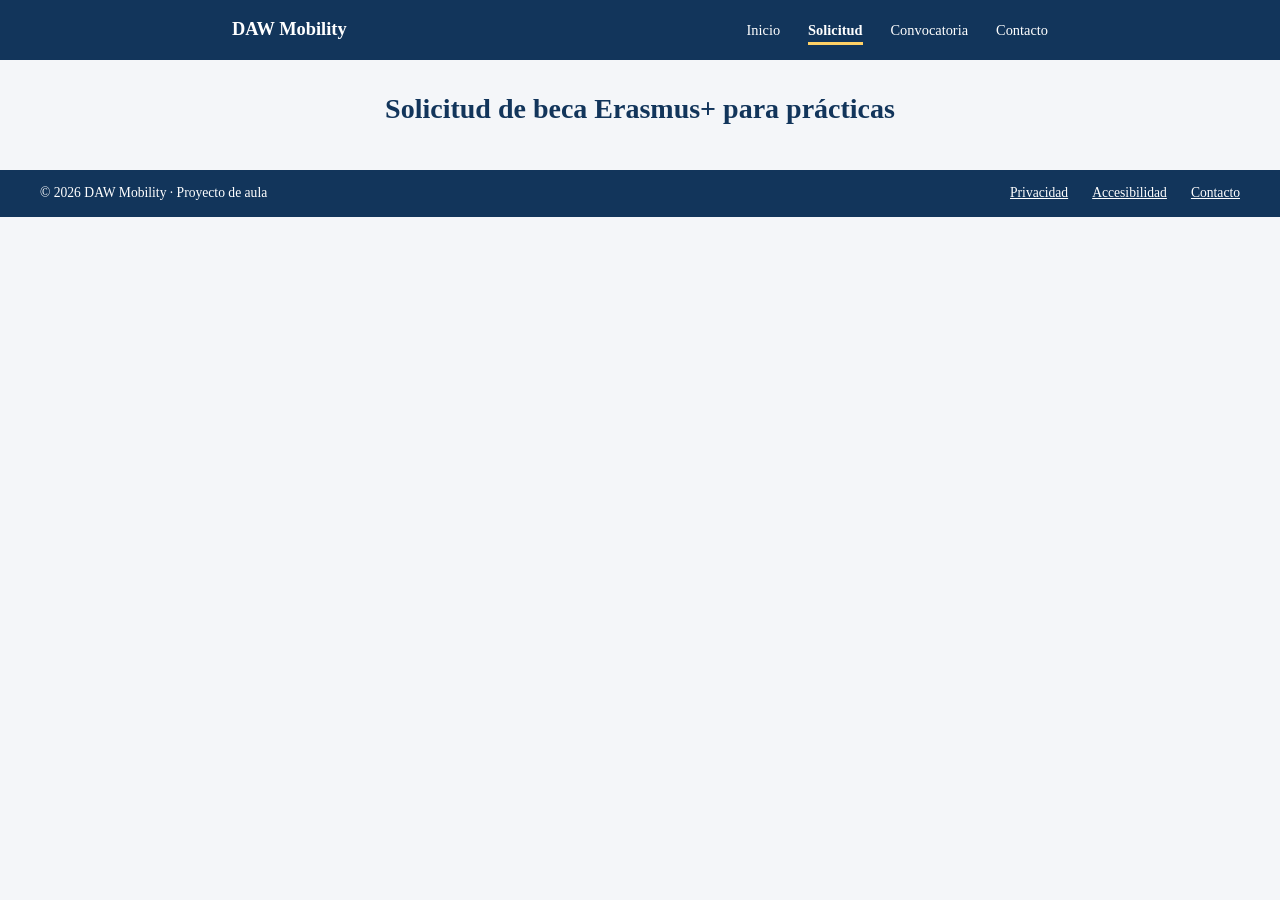
<file: index.html>
<!DOCTYPE html>
<html lang="es">
<head>
  <meta charset="utf-8">
  <meta name="viewport" content="width=device-width, initial-scale=1">
  <title>Solicitud de beca Erasmus+ · DAW Mobility </title>
  <link rel="stylesheet" href="estilos.css">
</head>
<body>
  <header class="cabecera">
    <p class="cabecera__marca">DAW Mobility</p>
    <nav class="menu" aria-label="Principal">
      <ul class="menu__lista">
        <li><a class="menu__enlace" href="#">Inicio</a></li>
        <li><a class="menu__enlace" href="#" aria-current="page">Solicitud</a></li>
        <li><a class="menu__enlace" href="#">Convocatoria</a></li>
        <li><a class="menu__enlace" href="#">Contacto</a></li>
      </ul>
    </nav>
  </header>

  <main class="principal" id="contenido">
    <h1>Solicitud de beca Erasmus+ para prácticas</h1>

  </main>

  <footer class="pie">
    <p class="textopie__">© 2026 DAW Mobility · Proyecto de aula</p>
    <nav aria-label="Legal">
      <ul class="pie__lista">
        <li><a class="pie__enlace" href="#">Privacidad</a></li>
        <li><a class="pie__enlace" href="#">Accesibilidad</a></li>
        <li><a class="pie__enlace" href="#">Contacto</a></li>
      </ul>
    </nav>
  </footer>

</body>
</html>
</file>
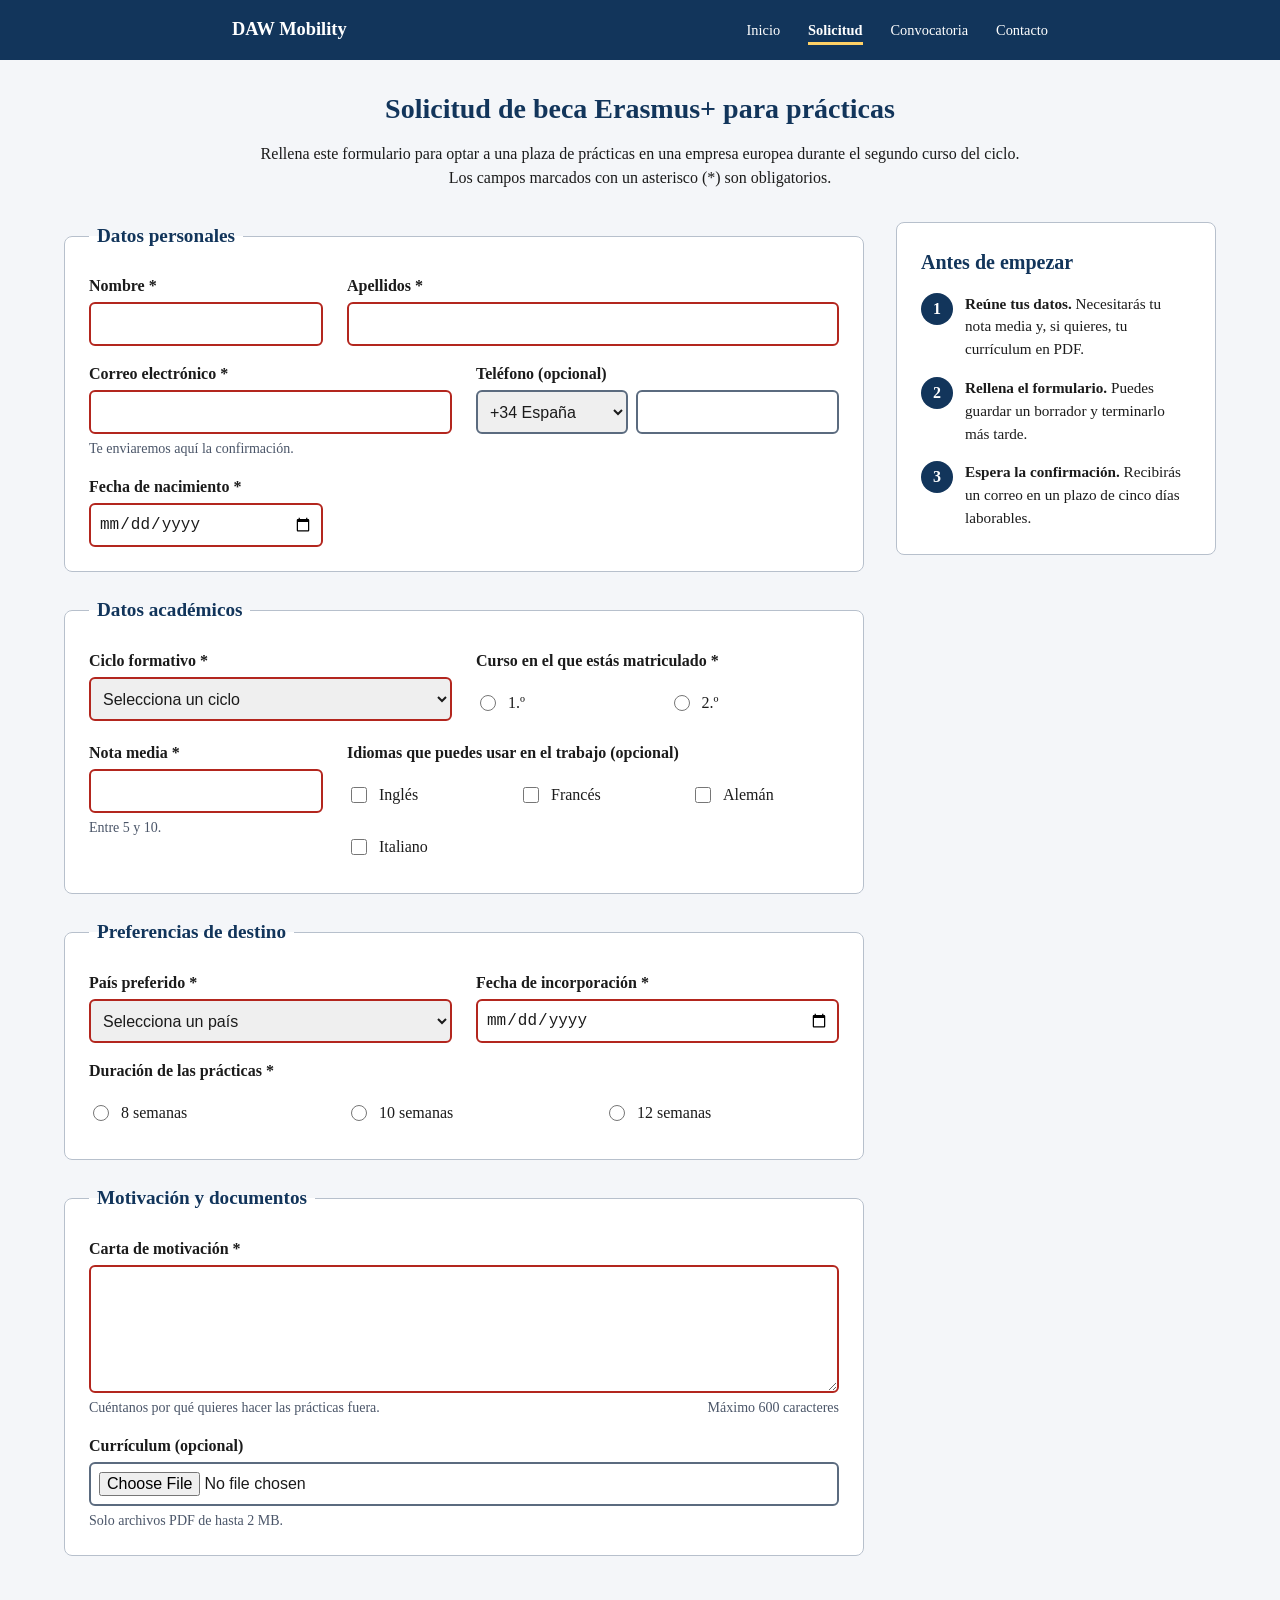
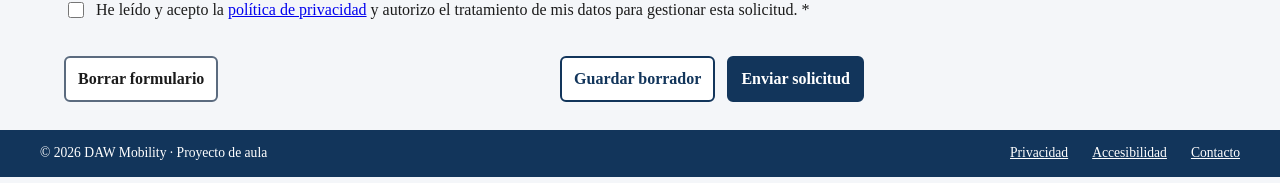
<file: indexParteB.html>
<!DOCTYPE html>
<html lang="es">
<head>
  <meta charset="utf-8">
  <meta name="viewport" content="width=device-width, initial-scale=1">
  <title>Solicitud de beca Erasmus+ · DAW Mobility</title>
  <link rel="stylesheet" href="estilos.css">
</head>
<body>

  <a class="salto" href="#contenido">Saltar al contenido</a>

  <header class="cabecera">
    <p class="cabecera__marca">DAW Mobility</p>
    <nav class="menu" aria-label="Principal">
      <ul class="menu__lista">
        <li><a class="menu__enlace" href="#">Inicio</a></li>
        <li><a class="menu__enlace" href="#" aria-current="page">Solicitud</a></li>
        <li><a class="menu__enlace" href="#">Convocatoria</a></li>
        <li><a class="menu__enlace" href="#">Contacto</a></li>
      </ul>
    </nav>
  </header>

  <main class="principal" id="contenido">
    <h1>Solicitud de beca Erasmus+ para prácticas</h1>
    <p>Rellena este formulario para optar a una plaza de prácticas en una empresa europea durante el segundo curso del ciclo. Los campos marcados con un asterisco (*) son obligatorios.</p>

    <div class="contenido">

      <form class="formulario" action="#" method="post">

        <fieldset class="grupo grupo--personales">
          <legend class="grupo__titulo">Datos personales</legend>
          <div class="grupo__campos">

            <div class="campo campo--nombre">
              <label class="campo__etiqueta" for="nombre">Nombre <span aria-hidden="true">*</span></label>
              <input class="campo__control" type="text" id="nombre" name="nombre" autocomplete="given-name" required>
            </div>

            <div class="campo campo--apellidos">
              <label class="campo__etiqueta" for="apellidos">Apellidos <span aria-hidden="true">*</span></label>
              <input class="campo__control" type="text" id="apellidos" name="apellidos" autocomplete="family-name" required>
            </div>

            <div class="campo campo--correo">
              <label class="campo__etiqueta" for="correo">Correo electrónico <span aria-hidden="true">*</span></label>
              <input class="campo__control" type="email" id="correo" name="correo" autocomplete="email" aria-describedby="correo-ayuda" required>
              <p class="campo__ayuda" id="correo-ayuda">Te enviaremos aquí la confirmación.</p>
            </div>

            <div class="campo campo--telefono">
              <label class="campo__etiqueta" for="telefono">Teléfono (opcional)</label>
              <div class="telefono">
                <select class="campo__control telefono__prefijo" name="prefijo" aria-label="Prefijo internacional">
                  <option value="+34">+34 España</option>
                  <option value="+351">+351 Portugal</option>
                  <option value="+33">+33 Francia</option>
                  <option value="+49">+49 Alemania</option>
                </select>
                <input class="campo__control telefono__numero" type="tel" id="telefono" name="telefono" autocomplete="tel" inputmode="tel">
              </div>
            </div>

            <div class="campo campo--nacimiento">
              <label class="campo__etiqueta" for="nacimiento">Fecha de nacimiento <span aria-hidden="true">*</span></label>
              <input class="campo__control" type="date" id="nacimiento" name="nacimiento" autocomplete="bday" required>
            </div>

          </div>
        </fieldset>

        <fieldset class="grupo grupo--academicos">
          <legend class="grupo__titulo">Datos académicos</legend>
          <div class="grupo__campos">

            <div class="campo campo--ciclo">
              <label class="campo__etiqueta" for="ciclo">Ciclo formativo <span aria-hidden="true">*</span></label>
              <select class="campo__control" id="ciclo" name="ciclo" required>
                <option value="">Selecciona un ciclo</option>
                <option value="daw">Desarrollo de Aplicaciones Web</option>
                <option value="dam">Desarrollo de Aplicaciones Multiplataforma</option>
                <option value="asir">Administración de Sistemas Informáticos en Red</option>
              </select>
            </div>

            <fieldset class="opciones campo--curso">
              <legend class="opciones__pregunta">Curso en el que estás matriculado <span aria-hidden="true">*</span></legend>
              <div class="opciones__lista">
                <div class="opcion">
                  <input class="opcion__marca" type="radio" id="curso-1" name="curso" value="1" required>
                  <label for="curso-1">1.º</label>
                </div>
                <div class="opcion">
                  <input class="opcion__marca" type="radio" id="curso-2" name="curso" value="2">
                  <label for="curso-2">2.º</label>
                </div>
              </div>
            </fieldset>

            <div class="campo campo--nota">
              <label class="campo__etiqueta" for="nota">Nota media <span aria-hidden="true">*</span></label>
              <input class="campo__control" type="number" id="nota" name="nota" min="5" max="10" step="0.01" inputmode="decimal" aria-describedby="nota-ayuda" required>
              <p class="campo__ayuda" id="nota-ayuda">Entre 5 y 10.</p>
            </div>

            <fieldset class="opciones campo--idiomas">
              <legend class="opciones__pregunta">Idiomas que puedes usar en el trabajo (opcional)</legend>
              <div class="opciones__lista">
                <div class="opcion">
                  <input class="opcion__marca" type="checkbox" id="idioma-en" name="idiomas" value="en">
                  <label for="idioma-en">Inglés</label>
                </div>
                <div class="opcion">
                  <input class="opcion__marca" type="checkbox" id="idioma-fr" name="idiomas" value="fr">
                  <label for="idioma-fr">Francés</label>
                </div>
                <div class="opcion">
                  <input class="opcion__marca" type="checkbox" id="idioma-de" name="idiomas" value="de">
                  <label for="idioma-de">Alemán</label>
                </div>
                <div class="opcion">
                  <input class="opcion__marca" type="checkbox" id="idioma-it" name="idiomas" value="it">
                  <label for="idioma-it">Italiano</label>
                </div>
              </div>
            </fieldset>

          </div>
        </fieldset>

        <fieldset class="grupo grupo--destino">
          <legend class="grupo__titulo">Preferencias de destino</legend>
          <div class="grupo__campos">

            <div class="campo campo--pais">
              <label class="campo__etiqueta" for="pais">País preferido <span aria-hidden="true">*</span></label>
              <select class="campo__control" id="pais" name="pais" required>
                <option value="">Selecciona un país</option>
                <option value="irlanda">Irlanda</option>
                <option value="alemania">Alemania</option>
                <option value="italia">Italia</option>
                <option value="portugal">Portugal</option>
                <option value="paises-bajos">Países Bajos</option>
              </select>
            </div>

            <div class="campo campo--incorporacion">
              <label class="campo__etiqueta" for="incorporacion">Fecha de incorporación <span aria-hidden="true">*</span></label>
              <input class="campo__control" type="date" id="incorporacion" name="incorporacion" required>
            </div>

            <fieldset class="opciones campo--duracion">
              <legend class="opciones__pregunta">Duración de las prácticas <span aria-hidden="true">*</span></legend>
              <div class="opciones__lista">
                <div class="opcion">
                  <input class="opcion__marca" type="radio" id="duracion-8" name="duracion" value="8" required>
                  <label for="duracion-8">8 semanas</label>
                </div>
                <div class="opcion">
                  <input class="opcion__marca" type="radio" id="duracion-10" name="duracion" value="10">
                  <label for="duracion-10">10 semanas</label>
                </div>
                <div class="opcion">
                  <input class="opcion__marca" type="radio" id="duracion-12" name="duracion" value="12">
                  <label for="duracion-12">12 semanas</label>
                </div>
              </div>
            </fieldset>

          </div>
        </fieldset>

        <fieldset class="grupo grupo--motivacion">
          <legend class="grupo__titulo">Motivación y documentos</legend>
          <div class="grupo__campos">

            <div class="campo campo--carta">
              <label class="campo__etiqueta" for="carta">Carta de motivación <span aria-hidden="true">*</span></label>
              <textarea class="campo__control" id="carta" name="carta" rows="6" maxlength="600" aria-describedby="carta-ayuda carta-limite" required></textarea>
              <div class="campo__pie">
                <p class="campo__ayuda" id="carta-ayuda">Cuéntanos por qué quieres hacer las prácticas fuera.</p>
                <p class="campo__ayuda" id="carta-limite">Máximo 600 caracteres</p>
              </div>
            </div>

            <div class="campo campo--curriculum">
              <label class="campo__etiqueta" for="curriculum">Currículum (opcional)</label>
              <input class="campo__control" type="file" id="curriculum" name="curriculum" accept=".pdf,application/pdf" aria-describedby="curriculum-ayuda">
              <p class="campo__ayuda" id="curriculum-ayuda">Solo archivos PDF de hasta 2 MB.</p>
            </div>

          </div>
        </fieldset>

        <div class="opcion opcion--larga">
          <input class="opcion__marca" type="checkbox" id="privacidad" name="privacidad" required>
          <label for="privacidad">He leído y acepto la <a href="#">política de privacidad</a> y autorizo el tratamiento de mis datos para gestionar esta solicitud. <span aria-hidden="true">*</span></label>
        </div>

        <div class="botonera">
          <button class="boton boton--borrar" type="reset">Borrar formulario</button>
          <button class="boton boton--secundario" type="button">Guardar borrador</button>
          <button class="boton boton--principal" type="submit">Enviar solicitud</button>
        </div>

      </form>

      <aside class="ayuda" aria-labelledby="ayuda-titulo">
        <h2 class="ayuda__titulo" id="ayuda-titulo">Antes de empezar</h2>
        <ol class="ayuda__lista">
          <li class="ayuda__paso">
            <span class="ayuda__numero" aria-hidden="true">1</span>
            <p class="ayuda__texto"><strong>Reúne tus datos.</strong> Necesitarás tu nota media y, si quieres, tu currículum en PDF.</p>
          </li>
          <li class="ayuda__paso">
            <span class="ayuda__numero" aria-hidden="true">2</span>
            <p class="ayuda__texto"><strong>Rellena el formulario.</strong> Puedes guardar un borrador y terminarlo más tarde.</p>
          </li>
          <li class="ayuda__paso">
            <span class="ayuda__numero" aria-hidden="true">3</span>
            <p class="ayuda__texto"><strong>Espera la confirmación.</strong> Recibirás un correo en un plazo de cinco días laborables.</p>
          </li>
        </ol>
      </aside>

    </div>
  </main>

  <footer class="pie">
    <p class="pie__texto">© 2026 DAW Mobility · Proyecto de aula</p>
    <nav aria-label="Legal">
      <ul class="pie__lista">
        <li><a class="pie__enlace" href="#">Privacidad</a></li>
        <li><a class="pie__enlace" href="#">Accesibilidad</a></li>
        <li><a class="pie__enlace" href="#">Contacto</a></li>
      </ul>
    </nav>
  </footer>

</body>
</html>
</file>
<file: estilos.css>
*{
  box-sizing: border-box;
  margin: 0;
  padding: 0;
}

body {
  background-color: #f4f6f9; 
  color: #1b1b1b;
  font-size: 1rem;
  line-height: 1.5;
  min-height: 100%;
  display: flex;
  flex-direction: column;
}

/* Accesibilidad */

.salto {
  position: absolute;
  left: -9999px;
  top: -9999px;
}

.salto:focus {
  top: 0;
  left: 1rem;
  background-color: #12355b; 
  color: #ffffff;
  padding: 0.5rem 1rem;
  z-index: 100;
  text-decoration: none;
}

/* Cabecera */
.cabecera {
  background-color: #12355b; 
  color: #ffffff;
  display: flex;
  justify-content: space-around;
  align-items: center;
  padding: 1rem 2.5rem;
  flex-wrap: wrap;
  gap: 1rem;
}

.cabecera__marca {
  font-weight: bold;
  font-size: 1.15rem;
}

.menu__lista {
  display: flex;
  list-style: none;
  gap: 1.75rem;
  align-items: center;
  flex-wrap: wrap;
}

.menu__enlace {
  color: #ffffff;
  text-decoration: none;
  font-size: 0.9rem;
  padding-bottom: 0.25rem;
}

.menu__enlace:hover {
  text-decoration: underline;
}

.menu__enlace[aria-current="page"] {
  font-weight: bold;
  border-bottom: 3px solid #ffd166; 
}

/* Contenedor Principal*/

.principal {
  flex: 1;
  padding: 1.75rem 1.5rem;
  max-width: 75rem;
  margin: 0 auto;
  width: 100%;
}

.principal h1 {
    text-align: center;
    color: #12355b;
    font-size: 1.75rem;
    margin-bottom: 0.75rem;
}

.principal > p {
  text-align: center;
  max-width: 48rem;
  margin: 0 auto 2rem auto;
}

.contenido {
  display: grid;
  gap: 1.5rem;
}

.formulario {
  display: flex;
  flex-direction: column;
  gap: 1.5rem; 
}

/* Tarjetas Y Bloques de campos */
.grupo {
  background-color: #ffffff; 
  border: 1px solid #b7c0cc; 
  border-radius: 0.5rem;
  padding: 1.5rem;
}

.grupo__titulo {
  color: #12355b; 
  font-weight: bold;
  font-size: 1.2rem; 
  padding: 0 0.5rem;
}

.grupo__campos {
  display: grid;
  grid-template-columns: 1fr; 
  gap: 1rem; 
}

/*Campos e inputs*/

.campo {
  display: flex;
  flex-direction: column;
  gap: 0.25rem; 
}

.campo__etiqueta{
  font-weight: bold;
}

.campo__control {
  width: 100%;
  min-height: 44px; 
  font-size: 1rem;
  color: #1b1b1b; 
  border: 2px solid #5b6b7f; 
  border-radius: 0.375rem;
  padding: 0.5rem;
}

.campo__control:focus {
  outline: 3px solid #0a5bd3; 
  border-color: #0a5bd3; 
}

.campo__control:invalid:not(:placeholder-shown) {
  border-color: #b3261e; 
}

.campo__ayuda {
  font-size: 0.875rem; 
  color: #4a5568; 
}

.campo__pie {
  display: flex;
  flex-direction: column;
  gap: 0.25rem;
}

/*Telefono*/

.telefono {
  display: grid;
  grid-template-columns: minmax(6rem, 9.5rem) 1fr; 
  gap: 0.5rem; 
}

/*Casillas*/

.opciones {
  border: none;
}

.opciones__pregunta {
  font-weight: bold;
  margin-bottom: 0.5rem;
}

.opciones__lista {
  display: grid;
  grid-template-columns: repeat(auto-fit, minmax(min(100%, 8rem), 1fr)); 
  gap: 0.5rem 1.5rem; 
}

.opcion{
  display:grid;
  grid-template-columns: 1.5rem 1fr;
  gap: 0.5rem;
  align-items: center;
  min-height: 44px;
}

.opcion__marca{
  width: 1.5rem ;
  height: 1rem;
  accent-color:#12355b ;
}

.opcion--larga{
  align-items: center;
  margin-top: 0.5rem;
}

/*Botones*/

.botonera{
  display: flex;
  flex-direction: column;
  gap: 0.75rem ;
}

.boton {
  min-height: 44px; 
  padding: 0.75rem;
  font-family: inherit;
  font-weight: bold; 
  font-size: 1rem;
  border-radius: 0.375rem; 
  cursor: pointer;
}

.boton--principal {
  background-color: #12355b; 
  color: #ffffff; 
  border: 2px solid #12355b;
}

.boton--secundario {
  background-color: #ffffff; 
  color: #12355b;
  border: 2px solid #12355b; 
}

.boton--borrar {
  background-color: #ffffff; 
  color: #1b1b1b;
  border: 2px solid #5b6b7f; 
}

/*Cuadro*/

.ayuda {
  background-color: #ffffff; 
  border: 1px solid #b7c0cc; 
  border-radius: 0.5rem;
  padding: 1.5rem;
}

.ayuda__titulo {
  color: #12355b; 
  font-size: 1.25rem;
  margin-bottom: 1rem;
}

.ayuda__lista {
  list-style: none;
  display: flex;
  flex-direction: column;
  gap: 1rem;
}

.ayuda__paso {
  display: grid;
  grid-template-columns: 2rem 1fr;
  gap: 0.75rem;
  align-items: start;
}

.ayuda__numero {
  width: 2rem;
  height: 2rem;
  background-color: #12355b; 
  color: #ffffff;
  border-radius: 50%;
  display: grid;
  place-items: center;
  font-weight: bold;
}

.ayuda__texto {
  font-size: 0.95rem;
}



/* Pie de Pagina */
.pie {
  background-color: #12355b; 
  color: #ffffff;
  display: flex;
  justify-content: space-between;
  align-items: center;
  padding: 0.85rem 2.5rem;
  font-size: 0.85rem;
  flex-wrap: wrap;
  gap: 1rem;
}

.pie__texto {
  color: #ffffff;
}

.pie__lista {
  display: flex;
  list-style: none;
  gap: 1.5rem;
}

.pie__enlace {
  color: #ffffff;
  text-decoration: underline;
}


/* GRID */

@media (min-width: 40em ) {

  .grupo--personales .grupo__campos {
    grid-template-columns: repeat(6, 1fr); 
    gap: 1rem 1.5rem; 
    grid-template-areas:
      "nombre nombre apellidos apellidos apellidos apellidos"
      "correo correo correo telefono telefono telefono"
      "nacimiento nacimiento . . . ."; 
  }

    .grupo--academicos .grupo__campos {
    grid-template-columns: repeat(6, 1fr); 
    gap: 1rem 1.5rem; 
    grid-template-areas:
      "ciclo ciclo ciclo curso curso curso"
      "nota nota idiomas idiomas idiomas idiomas"; 
  }

  .grupo--destino .grupo__campos {
    grid-template-columns: repeat(6, 1fr); 
    gap: 1rem 1.5rem; 
    grid-template-areas:
      "pais pais pais incorporacion incorporacion incorporacion"
      "duracion duracion duracion duracion duracion duracion"; 
  }

  .grupo--motivacion .grupo__campos {
    grid-template-columns: repeat(6, 1fr); 
    gap: 1rem 1.5rem; 
    grid-template-areas:
      "carta carta carta carta carta carta"
      "curriculum curriculum curriculum curriculum curriculum curriculum"; 
  }

    /* Asignación de áreas por nombre */
  .campo--nombre { grid-area: nombre; } 
  .campo--apellidos { grid-area: apellidos; } 
  .campo--correo { grid-area: correo; } 
  .campo--telefono { grid-area: telefono; } 
  .campo--nacimiento { grid-area: nacimiento; } 

  .campo--ciclo { grid-area: ciclo; } 
  .campo--curso { grid-area: curso; } 
  .campo--nota { grid-area: nota; } 
  .campo--idiomas { grid-area: idiomas; } 

  .campo--pais { grid-area: pais; } 
  .campo--incorporacion { grid-area: incorporacion; } 
  .campo--duracion { grid-area: duracion; } 

  .campo--carta { grid-area: carta; } 
  .campo--curriculum { grid-area: curriculum; } 

  .campo__pie {
    flex-direction: row; 
    justify-content: space-between; 
  }

  .botonera {
    flex-direction: row; 
    justify-content: space-between; 
  }

  .boton--secundario {
    margin-left: auto; 
  }
}

@media (min-width: 56em) { 
  .contenido {
    grid-template-columns: 1fr 20rem; 
    gap: 2rem;
    align-items: start;
  }
}
</file>
